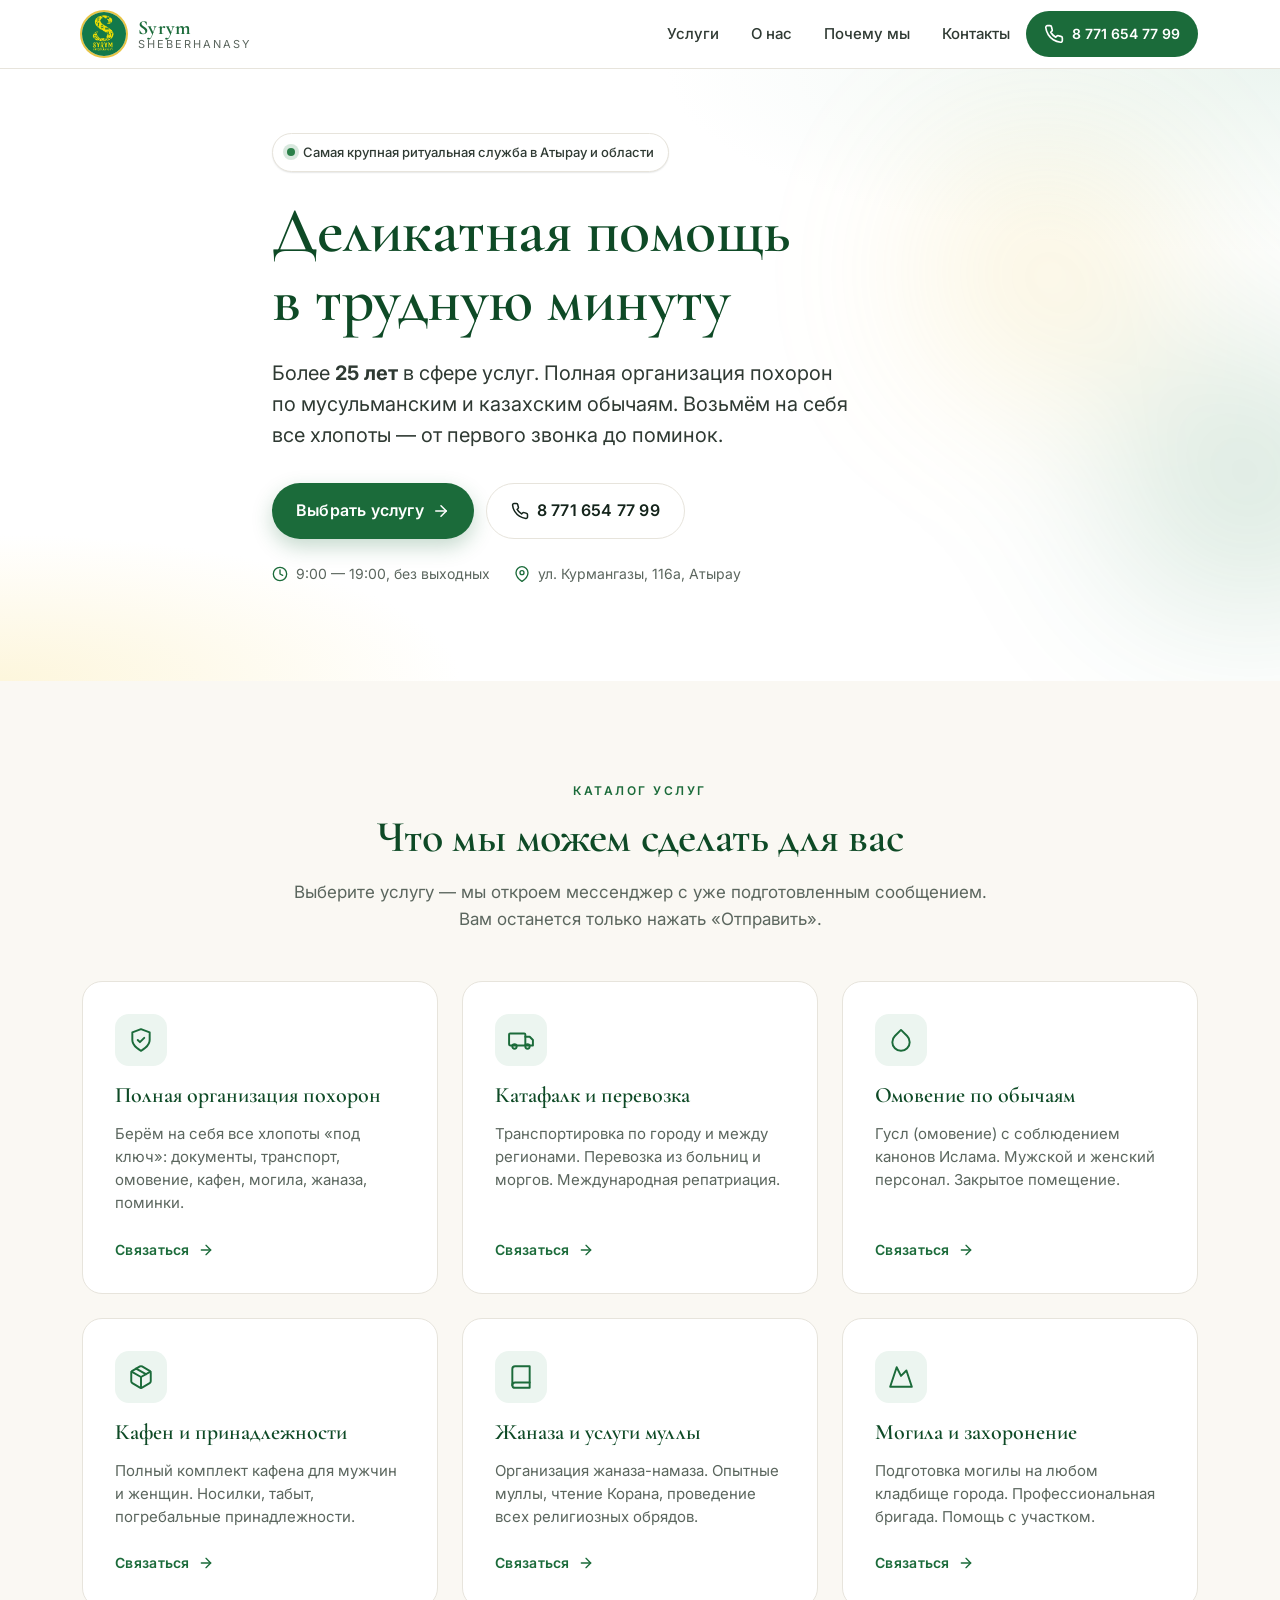
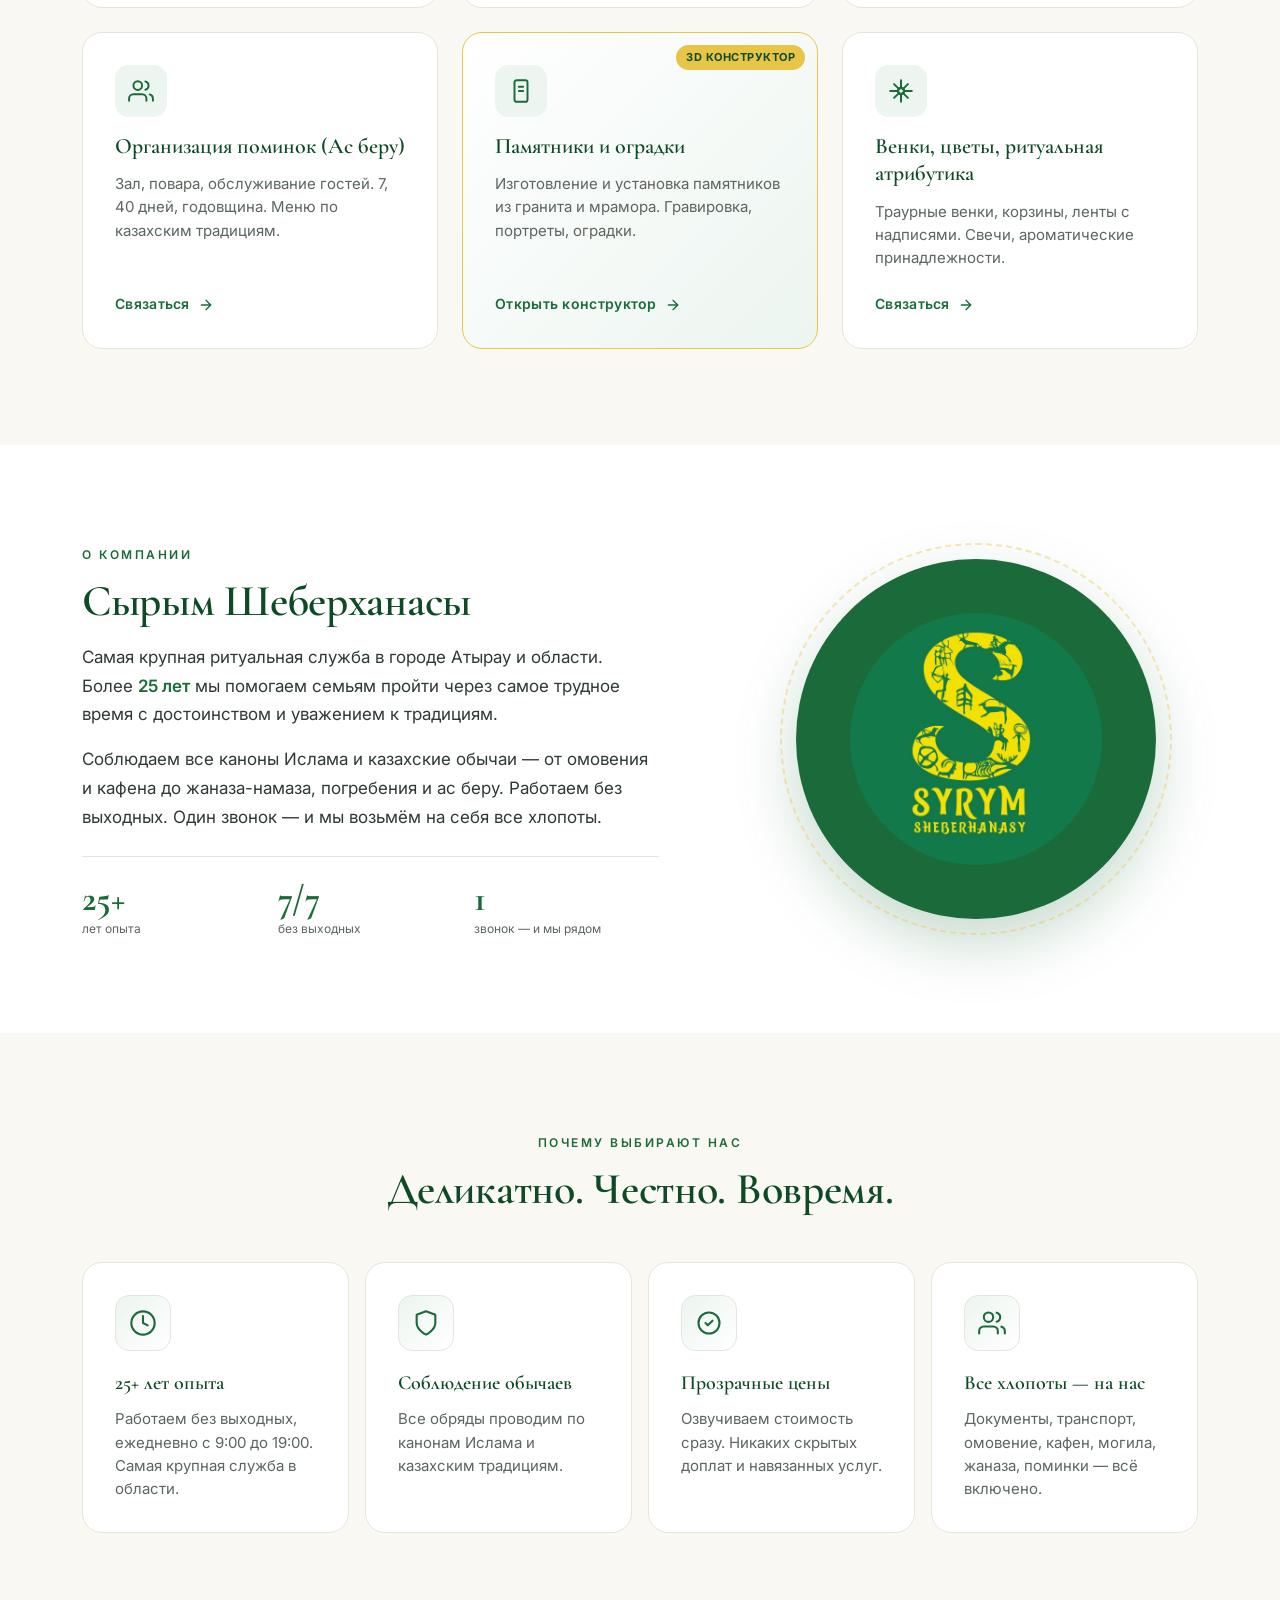
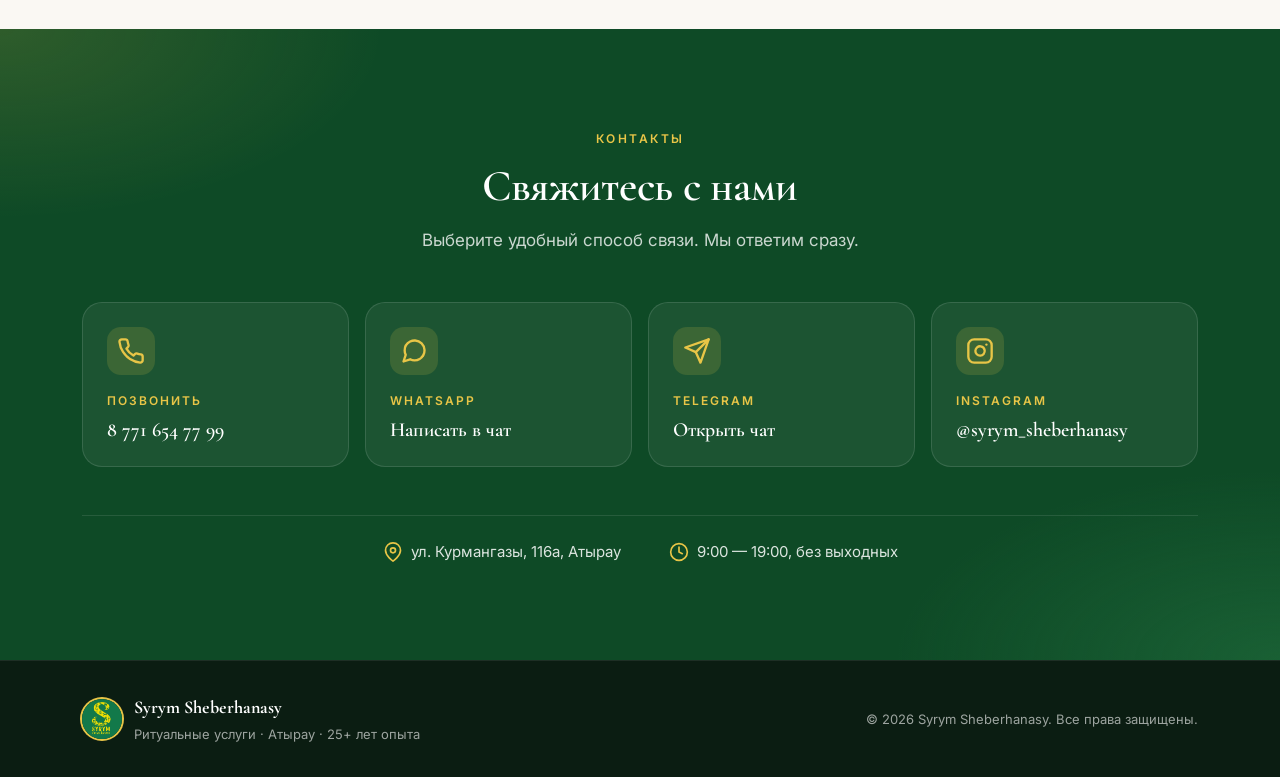
<file: index.html>
<!DOCTYPE html>
<html lang="ru">
<head>
  <meta charset="UTF-8" />
  <meta name="viewport" content="width=device-width, initial-scale=1, viewport-fit=cover" />
  <meta name="theme-color" content="#1B6B3A" />

  <title>Syrym Sheberhanasy — Ритуальные услуги в Атырау | 25+ лет опыта</title>
  <meta name="description" content="Сырым Шеберханасы — самая крупная ритуальная служба в Атырау и области. 25+ лет опыта. Полная организация похорон по мусульманским и казахским обычаям: катафалк, омовение, кафен, жаназа, поминки, памятники. Работаем без выходных 9:00–19:00. Курмангазы 116а. Тел: 8 771 654 77 99." />
  <meta name="keywords" content="ритуальные услуги Атырау, похороны Атырау, организация похорон Атырау, мусульманские похороны, жаназа, катафалк Атырау, кафен, омовение, поминки, ас беру, памятники Атырау, Сырым Шеберханасы, Syrym, Курмангазы 116а" />
  <meta name="robots" content="index, follow" />
  <meta name="author" content="Syrym Sheberhanasy" />
  <meta name="geo.region" content="KZ-ATY" />
  <meta name="geo.placename" content="Атырау" />
  <link rel="canonical" href="https://syrym.kz/" />

  <!-- Open Graph -->
  <meta property="og:type" content="website" />
  <meta property="og:locale" content="ru_RU" />
  <meta property="og:locale:alternate" content="kk_KZ" />
  <meta property="og:title" content="Syrym Sheberhanasy — Ритуальные услуги 24/7" />
  <meta property="og:description" content="Полная организация похорон по мусульманским и казахским обычаям. Деликатная помощь в трудную минуту." />
  <meta property="og:image" content="https://syrym.kz/assets/logo.jpg" />
  <meta property="og:url" content="https://syrym.kz/" />
  <meta property="og:site_name" content="Syrym Sheberhanasy" />

  <!-- Twitter -->
  <meta name="twitter:card" content="summary_large_image" />
  <meta name="twitter:title" content="Syrym Sheberhanasy — Ритуальные услуги" />
  <meta name="twitter:description" content="Деликатная помощь в трудную минуту. 24/7." />
  <meta name="twitter:image" content="https://syrym.kz/assets/logo.jpg" />

  <!-- Favicons -->
  <link rel="icon" type="image/jpeg" href="assets/logo.jpg" />
  <link rel="apple-touch-icon" href="assets/logo.jpg" />

  <!-- Fonts -->
  <link rel="preconnect" href="https://fonts.googleapis.com" />
  <link rel="preconnect" href="https://fonts.gstatic.com" crossorigin />
  <link rel="preload" as="style" href="https://fonts.googleapis.com/css2?family=Cormorant+Garamond:wght@500;600;700&family=Inter:wght@400;500;600;700&display=swap" />
  <link rel="stylesheet" href="https://fonts.googleapis.com/css2?family=Cormorant+Garamond:wght@500;600;700&family=Inter:wght@400;500;600;700&display=swap" />

  <link rel="stylesheet" href="css/style.css" />

  <!-- Schema.org LocalBusiness -->
  <script type="application/ld+json">
  {
    "@context": "https://schema.org",
    "@type": "FuneralHome",
    "name": "Syrym Sheberhanasy",
    "alternateName": "Сырым Шеберханасы",
    "description": "Самая крупная ритуальная служба в Атырау и области. Более 25 лет опыта. Полная организация похорон по мусульманским и казахским обычаям.",
    "image": "https://syrym.kz/assets/logo.jpg",
    "url": "https://syrym.kz",
    "telephone": "+77716547799",
    "priceRange": "$$",
    "foundingDate": "2000",
    "areaServed": {
      "@type": "AdministrativeArea",
      "name": "Атырауская область"
    },
    "address": {
      "@type": "PostalAddress",
      "streetAddress": "ул. Курмангазы, 116а",
      "addressLocality": "Атырау",
      "addressRegion": "Атырауская область",
      "addressCountry": "KZ"
    },
    "openingHoursSpecification": {
      "@type": "OpeningHoursSpecification",
      "dayOfWeek": ["Monday","Tuesday","Wednesday","Thursday","Friday","Saturday","Sunday"],
      "opens": "09:00",
      "closes": "19:00"
    },
    "sameAs": [
      "https://www.instagram.com/syrym_sheberhanasy/",
      "https://wa.me/77716547799"
    ]
  }
  </script>
</head>
<body>

  <a class="skip-link" href="#main">Перейти к содержимому</a>

  <!-- ============ HEADER ============ -->
  <header class="header" role="banner">
    <div class="container header__inner">
      <a href="#" class="header__brand" aria-label="Syrym Sheberhanasy — главная">
        <img src="assets/logo.jpg" alt="Логотип Syrym Sheberhanasy" class="header__logo" width="48" height="48" />
        <span class="header__name">
          <span class="header__name-main">Syrym</span>
          <span class="header__name-sub">Sheberhanasy</span>
        </span>
      </a>

      <nav class="header__nav" aria-label="Главная навигация">
        <a href="#services">Услуги</a>
        <a href="#about">О нас</a>
        <a href="#why">Почему мы</a>
        <a href="#contacts">Контакты</a>
      </nav>

      <a href="tel:+77716547799" class="header__phone" aria-label="Позвонить: 8 771 654 77 99">
        <svg viewBox="0 0 24 24" width="20" height="20" fill="none" stroke="currentColor" stroke-width="2" stroke-linecap="round" stroke-linejoin="round" aria-hidden="true"><path d="M22 16.92v3a2 2 0 0 1-2.18 2 19.79 19.79 0 0 1-8.63-3.07 19.5 19.5 0 0 1-6-6 19.79 19.79 0 0 1-3.07-8.67A2 2 0 0 1 4.11 2h3a2 2 0 0 1 2 1.72 12.84 12.84 0 0 0 .7 2.81 2 2 0 0 1-.45 2.11L8.09 9.91a16 16 0 0 0 6 6l1.27-1.27a2 2 0 0 1 2.11-.45 12.84 12.84 0 0 0 2.81.7A2 2 0 0 1 22 16.92z"/></svg>
        <span class="header__phone-text">8 771 654 77 99</span>
      </a>
    </div>
  </header>

  <main id="main">

    <!-- ============ HERO ============ -->
    <section class="hero" aria-labelledby="hero-title">
      <div class="container hero__inner">
        <div class="hero__badge">
          <span class="hero__badge-dot" aria-hidden="true"></span>
          Самая крупная ритуальная служба в Атырау и области
        </div>
        <h1 id="hero-title" class="hero__title">
          Деликатная помощь<br/>в трудную минуту
        </h1>
        <p class="hero__lead">
          Более <strong>25 лет</strong> в сфере услуг. Полная организация похорон
          по мусульманским и казахским обычаям. Возьмём на себя все хлопоты — от
          первого звонка до поминок.
        </p>
        <div class="hero__cta">
          <a href="#services" class="btn btn--primary">
            Выбрать услугу
            <svg viewBox="0 0 24 24" width="18" height="18" fill="none" stroke="currentColor" stroke-width="2" stroke-linecap="round" stroke-linejoin="round" aria-hidden="true"><line x1="5" y1="12" x2="19" y2="12"/><polyline points="12 5 19 12 12 19"/></svg>
          </a>
          <a href="tel:+77716547799" class="btn btn--ghost">
            <svg viewBox="0 0 24 24" width="18" height="18" fill="none" stroke="currentColor" stroke-width="2" stroke-linecap="round" stroke-linejoin="round" aria-hidden="true"><path d="M22 16.92v3a2 2 0 0 1-2.18 2 19.79 19.79 0 0 1-8.63-3.07 19.5 19.5 0 0 1-6-6 19.79 19.79 0 0 1-3.07-8.67A2 2 0 0 1 4.11 2h3a2 2 0 0 1 2 1.72 12.84 12.84 0 0 0 .7 2.81 2 2 0 0 1-.45 2.11L8.09 9.91a16 16 0 0 0 6 6l1.27-1.27a2 2 0 0 1 2.11-.45 12.84 12.84 0 0 0 2.81.7A2 2 0 0 1 22 16.92z"/></svg>
            8 771 654 77 99
          </a>
        </div>
        <div class="hero__meta">
          <span class="hero__meta-item">
            <svg viewBox="0 0 24 24" width="16" height="16" fill="none" stroke="currentColor" stroke-width="2" stroke-linecap="round" stroke-linejoin="round" aria-hidden="true"><circle cx="12" cy="12" r="10"/><polyline points="12 6 12 12 16 14"/></svg>
            9:00 — 19:00, без выходных
          </span>
          <span class="hero__meta-item">
            <svg viewBox="0 0 24 24" width="16" height="16" fill="none" stroke="currentColor" stroke-width="2" stroke-linecap="round" stroke-linejoin="round" aria-hidden="true"><path d="M21 10c0 7-9 13-9 13s-9-6-9-13a9 9 0 0 1 18 0z"/><circle cx="12" cy="10" r="3"/></svg>
            ул. Курмангазы, 116а, Атырау
          </span>
        </div>
      </div>
      <div class="hero__ornament" aria-hidden="true"></div>
    </section>

    <!-- ============ SERVICES ============ -->
    <section id="services" class="services" aria-labelledby="services-title">
      <div class="container">
        <header class="section__header">
          <p class="section__eyebrow">Каталог услуг</p>
          <h2 id="services-title" class="section__title">Что мы можем сделать для вас</h2>
          <p class="section__lead">
            Выберите услугу — мы откроем мессенджер с уже подготовленным сообщением.
            Вам останется только нажать «Отправить».
          </p>
        </header>

        <div class="services__grid" role="list">
          <!-- Карточки заполняются JS из data/services.js -->
        </div>
      </div>
    </section>

    <!-- ============ ABOUT ============ -->
    <section id="about" class="about" aria-labelledby="about-title">
      <div class="container about__inner">
        <div class="about__content">
          <p class="section__eyebrow">О компании</p>
          <h2 id="about-title" class="section__title">Сырым Шеберханасы</h2>
          <p class="about__text">
            Самая крупная ритуальная служба в городе Атырау и области.
            Более <strong>25 лет</strong> мы помогаем семьям пройти через самое
            трудное время с достоинством и уважением к традициям.
          </p>
          <p class="about__text">
            Соблюдаем все каноны Ислама и казахские обычаи — от омовения и
            кафена до жаназа-намаза, погребения и ас беру. Работаем без
            выходных. Один звонок — и мы возьмём на себя все хлопоты.
          </p>
          <ul class="about__stats">
            <li><strong>25+</strong><span>лет опыта</span></li>
            <li><strong>7/7</strong><span>без выходных</span></li>
            <li><strong>1</strong><span>звонок — и мы рядом</span></li>
          </ul>
        </div>
        <div class="about__visual" aria-hidden="true">
          <div class="about__circle">
            <img src="assets/logo.jpg" alt="" class="about__logo" />
          </div>
        </div>
      </div>
    </section>

    <!-- ============ WHY US ============ -->
    <section id="why" class="why" aria-labelledby="why-title">
      <div class="container">
        <header class="section__header">
          <p class="section__eyebrow">Почему выбирают нас</p>
          <h2 id="why-title" class="section__title">Деликатно. Честно. Вовремя.</h2>
        </header>

        <div class="why__grid">
          <article class="why__card">
            <div class="why__icon" aria-hidden="true">
              <svg viewBox="0 0 24 24" width="28" height="28" fill="none" stroke="currentColor" stroke-width="1.8" stroke-linecap="round" stroke-linejoin="round"><circle cx="12" cy="12" r="10"/><polyline points="12 6 12 12 16 14"/></svg>
            </div>
            <h3 class="why__title">25+ лет опыта</h3>
            <p class="why__text">Работаем без выходных, ежедневно с 9:00 до 19:00. Самая крупная служба в области.</p>
          </article>

          <article class="why__card">
            <div class="why__icon" aria-hidden="true">
              <svg viewBox="0 0 24 24" width="28" height="28" fill="none" stroke="currentColor" stroke-width="1.8" stroke-linecap="round" stroke-linejoin="round"><path d="M12 22s8-4 8-10V5l-8-3-8 3v7c0 6 8 10 8 10z"/></svg>
            </div>
            <h3 class="why__title">Соблюдение обычаев</h3>
            <p class="why__text">Все обряды проводим по канонам Ислама и казахским традициям.</p>
          </article>

          <article class="why__card">
            <div class="why__icon" aria-hidden="true">
              <svg viewBox="0 0 24 24" width="28" height="28" fill="none" stroke="currentColor" stroke-width="1.8" stroke-linecap="round" stroke-linejoin="round"><path d="M21 12a9 9 0 1 1-18 0 9 9 0 0 1 18 0z"/><path d="M9 12l2 2 4-4"/></svg>
            </div>
            <h3 class="why__title">Прозрачные цены</h3>
            <p class="why__text">Озвучиваем стоимость сразу. Никаких скрытых доплат и навязанных услуг.</p>
          </article>

          <article class="why__card">
            <div class="why__icon" aria-hidden="true">
              <svg viewBox="0 0 24 24" width="28" height="28" fill="none" stroke="currentColor" stroke-width="1.8" stroke-linecap="round" stroke-linejoin="round"><path d="M17 21v-2a4 4 0 0 0-4-4H5a4 4 0 0 0-4 4v2"/><circle cx="9" cy="7" r="4"/><path d="M23 21v-2a4 4 0 0 0-3-3.87"/><path d="M16 3.13a4 4 0 0 1 0 7.75"/></svg>
            </div>
            <h3 class="why__title">Все хлопоты — на нас</h3>
            <p class="why__text">Документы, транспорт, омовение, кафен, могила, жаназа, поминки — всё включено.</p>
          </article>
        </div>
      </div>
    </section>

    <!-- ============ CONTACTS ============ -->
    <section id="contacts" class="contacts" aria-labelledby="contacts-title">
      <div class="container">
        <header class="section__header section__header--light">
          <p class="section__eyebrow section__eyebrow--gold">Контакты</p>
          <h2 id="contacts-title" class="section__title section__title--light">Свяжитесь с нами</h2>
          <p class="section__lead section__lead--light">Выберите удобный способ связи. Мы ответим сразу.</p>
        </header>

        <div class="contacts__grid">
          <a href="tel:+77716547799" class="contact-card">
            <div class="contact-card__icon" aria-hidden="true">
              <svg viewBox="0 0 24 24" width="28" height="28" fill="none" stroke="currentColor" stroke-width="2" stroke-linecap="round" stroke-linejoin="round"><path d="M22 16.92v3a2 2 0 0 1-2.18 2 19.79 19.79 0 0 1-8.63-3.07 19.5 19.5 0 0 1-6-6 19.79 19.79 0 0 1-3.07-8.67A2 2 0 0 1 4.11 2h3a2 2 0 0 1 2 1.72 12.84 12.84 0 0 0 .7 2.81 2 2 0 0 1-.45 2.11L8.09 9.91a16 16 0 0 0 6 6l1.27-1.27a2 2 0 0 1 2.11-.45 12.84 12.84 0 0 0 2.81.7A2 2 0 0 1 22 16.92z"/></svg>
            </div>
            <span class="contact-card__label">Позвонить</span>
            <span class="contact-card__value">8 771 654 77 99</span>
          </a>

          <a href="https://wa.me/77716547799" class="contact-card" target="_blank" rel="noopener">
            <div class="contact-card__icon" aria-hidden="true">
              <svg viewBox="0 0 24 24" width="28" height="28" fill="none" stroke="currentColor" stroke-width="2" stroke-linecap="round" stroke-linejoin="round"><path d="M21 11.5a8.38 8.38 0 0 1-.9 3.8 8.5 8.5 0 0 1-7.6 4.7 8.38 8.38 0 0 1-3.8-.9L3 21l1.9-5.7a8.38 8.38 0 0 1-.9-3.8 8.5 8.5 0 0 1 4.7-7.6 8.38 8.38 0 0 1 3.8-.9h.5a8.48 8.48 0 0 1 8 8v.5z"/></svg>
            </div>
            <span class="contact-card__label">WhatsApp</span>
            <span class="contact-card__value">Написать в чат</span>
          </a>

          <a href="https://t.me/syrym_bot" class="contact-card" target="_blank" rel="noopener">
            <div class="contact-card__icon" aria-hidden="true">
              <svg viewBox="0 0 24 24" width="28" height="28" fill="none" stroke="currentColor" stroke-width="2" stroke-linecap="round" stroke-linejoin="round"><path d="M22 2L11 13"/><path d="M22 2l-7 20-4-9-9-4z"/></svg>
            </div>
            <span class="contact-card__label">Telegram</span>
            <span class="contact-card__value">Открыть чат</span>
          </a>

          <a href="https://www.instagram.com/syrym_sheberhanasy/" class="contact-card" target="_blank" rel="noopener">
            <div class="contact-card__icon" aria-hidden="true">
              <svg viewBox="0 0 24 24" width="28" height="28" fill="none" stroke="currentColor" stroke-width="2" stroke-linecap="round" stroke-linejoin="round"><rect x="2" y="2" width="20" height="20" rx="5" ry="5"/><path d="M16 11.37A4 4 0 1 1 12.63 8 4 4 0 0 1 16 11.37z"/><line x1="17.5" y1="6.5" x2="17.51" y2="6.5"/></svg>
            </div>
            <span class="contact-card__label">Instagram</span>
            <span class="contact-card__value">@syrym_sheberhanasy</span>
          </a>
        </div>

        <div class="contacts__info">
          <div class="contacts__info-item">
            <svg viewBox="0 0 24 24" width="20" height="20" fill="none" stroke="currentColor" stroke-width="2" stroke-linecap="round" stroke-linejoin="round" aria-hidden="true"><path d="M21 10c0 7-9 13-9 13s-9-6-9-13a9 9 0 0 1 18 0z"/><circle cx="12" cy="10" r="3"/></svg>
            <span>ул. Курмангазы, 116а, Атырау</span>
          </div>
          <div class="contacts__info-item">
            <svg viewBox="0 0 24 24" width="20" height="20" fill="none" stroke="currentColor" stroke-width="2" stroke-linecap="round" stroke-linejoin="round" aria-hidden="true"><circle cx="12" cy="12" r="10"/><polyline points="12 6 12 12 16 14"/></svg>
            <span>9:00 — 19:00, без выходных</span>
          </div>
        </div>
      </div>
    </section>

  </main>

  <!-- ============ FOOTER ============ -->
  <footer class="footer" role="contentinfo">
    <div class="container footer__inner">
      <div class="footer__brand">
        <img src="assets/logo.jpg" alt="" class="footer__logo" width="40" height="40" />
        <div>
          <p class="footer__name">Syrym Sheberhanasy</p>
          <p class="footer__sub">Ритуальные услуги · Атырау · 25+ лет опыта</p>
        </div>
      </div>
      <p class="footer__copy">© <span id="year"></span> Syrym Sheberhanasy. Все права защищены.</p>
    </div>
  </footer>

  <!-- ============ MODAL ============ -->
  <div id="contact-modal" class="modal" role="dialog" aria-modal="true" aria-labelledby="modal-title" hidden>
    <div class="modal__backdrop" data-close></div>
    <div class="modal__panel" role="document">
      <button class="modal__close" type="button" aria-label="Закрыть" data-close>
        <svg viewBox="0 0 24 24" width="22" height="22" fill="none" stroke="currentColor" stroke-width="2" stroke-linecap="round" stroke-linejoin="round" aria-hidden="true"><line x1="18" y1="6" x2="6" y2="18"/><line x1="6" y1="6" x2="18" y2="18"/></svg>
      </button>
      <p class="modal__eyebrow">Выбранная услуга</p>
      <h3 id="modal-title" class="modal__title">—</h3>
      <p class="modal__hint">Выберите удобный способ связи. Мы откроем мессенджер с уже подготовленным сообщением.</p>

      <div class="modal__actions">
        <a id="modal-whatsapp" href="#" class="btn btn--whatsapp" target="_blank" rel="noopener">
          <svg viewBox="0 0 24 24" width="20" height="20" fill="none" stroke="currentColor" stroke-width="2" stroke-linecap="round" stroke-linejoin="round" aria-hidden="true"><path d="M21 11.5a8.38 8.38 0 0 1-.9 3.8 8.5 8.5 0 0 1-7.6 4.7 8.38 8.38 0 0 1-3.8-.9L3 21l1.9-5.7a8.38 8.38 0 0 1-.9-3.8 8.5 8.5 0 0 1 4.7-7.6 8.38 8.38 0 0 1 3.8-.9h.5a8.48 8.48 0 0 1 8 8v.5z"/></svg>
          Написать в WhatsApp
        </a>
        <a id="modal-telegram" href="#" class="btn btn--telegram" target="_blank" rel="noopener">
          <svg viewBox="0 0 24 24" width="20" height="20" fill="none" stroke="currentColor" stroke-width="2" stroke-linecap="round" stroke-linejoin="round" aria-hidden="true"><path d="M22 2L11 13"/><path d="M22 2l-7 20-4-9-9-4z"/></svg>
          Открыть Telegram
        </a>
        <a id="modal-call" href="#" class="btn btn--ghost btn--full">
          <svg viewBox="0 0 24 24" width="20" height="20" fill="none" stroke="currentColor" stroke-width="2" stroke-linecap="round" stroke-linejoin="round" aria-hidden="true"><path d="M22 16.92v3a2 2 0 0 1-2.18 2 19.79 19.79 0 0 1-8.63-3.07 19.5 19.5 0 0 1-6-6 19.79 19.79 0 0 1-3.07-8.67A2 2 0 0 1 4.11 2h3a2 2 0 0 1 2 1.72 12.84 12.84 0 0 0 .7 2.81 2 2 0 0 1-.45 2.11L8.09 9.91a16 16 0 0 0 6 6l1.27-1.27a2 2 0 0 1 2.11-.45 12.84 12.84 0 0 0 2.81.7A2 2 0 0 1 22 16.92z"/></svg>
          Позвонить сейчас
        </a>
      </div>
    </div>
  </div>

  <script src="js/services.js"></script>
  <script src="js/app.js"></script>
</body>
</html>
</file>
<file: css/style.css>
/* ==============================================
   SYRYM SHEBERHANASY — Design System
   Style: Minimalism + Soft Serif Headings
   Palette: White + Brand Green + Brand Gold
   ============================================== */

:root {
  /* Brand colors (from logo) */
  --green-900: #0e4a26;
  --green-700: #1B6B3A;   /* primary brand */
  --green-600: #2a8049;
  --green-50:  #ecf5f0;

  --gold-700: #c9a431;
  --gold-500: #e8c547;    /* primary gold */
  --gold-100: #fdf6dc;

  /* Neutrals */
  --bg:        #ffffff;
  --bg-soft:   #faf8f3;   /* warm cream */
  --bg-card:   #ffffff;
  --ink-900:   #14241b;   /* deep green-black for text */
  --ink-700:   #2f3a33;
  --ink-500:   #5b665e;
  --ink-300:   #9aa39d;
  --line:      #e7e4dc;

  /* Type */
  --font-serif: 'Cormorant Garamond', 'Times New Roman', serif;
  --font-sans:  'Inter', system-ui, -apple-system, 'Segoe UI', Roboto, sans-serif;

  /* Spacing scale (8pt) */
  --s-1: 4px;  --s-2: 8px;  --s-3: 12px; --s-4: 16px;
  --s-5: 24px; --s-6: 32px; --s-7: 48px; --s-8: 64px; --s-9: 96px;

  /* Radius */
  --r-sm: 8px; --r-md: 14px; --r-lg: 20px; --r-xl: 28px;

  /* Elevation */
  --shadow-sm: 0 1px 2px rgba(20,36,27,.06), 0 1px 1px rgba(20,36,27,.04);
  --shadow-md: 0 8px 24px rgba(20,36,27,.08), 0 2px 6px rgba(20,36,27,.04);
  --shadow-lg: 0 24px 60px rgba(20,36,27,.12);

  /* Motion */
  --ease: cubic-bezier(.2,.7,.2,1);
}

/* ---------- Reset ---------- */
*, *::before, *::after { box-sizing: border-box; }
html { -webkit-text-size-adjust: 100%; scroll-behavior: smooth; }
body {
  margin: 0;
  font-family: var(--font-sans);
  font-size: 16px;
  line-height: 1.6;
  color: var(--ink-900);
  background: var(--bg);
  -webkit-font-smoothing: antialiased;
  text-rendering: optimizeLegibility;
}
img { max-width: 100%; height: auto; display: block; }
button { font: inherit; cursor: pointer; border: 0; background: none; color: inherit; }
a { color: inherit; text-decoration: none; }

/* ---------- Accessibility ---------- */
.skip-link {
  position: absolute; top: -100px; left: 0;
  background: var(--green-700); color: #fff;
  padding: var(--s-3) var(--s-4); z-index: 1000;
  border-radius: 0 0 var(--r-sm) 0;
}
.skip-link:focus { top: 0; }

:focus-visible {
  outline: 3px solid var(--gold-500);
  outline-offset: 3px;
  border-radius: var(--r-sm);
}

/* ---------- Layout ---------- */
.container {
  width: 100%;
  max-width: 1180px;
  margin: 0 auto;
  padding-left: var(--s-4);
  padding-right: var(--s-4);
}
@media (min-width: 768px) {
  .container { padding-left: var(--s-6); padding-right: var(--s-6); }
}

/* ============================================
   HEADER
   ============================================ */
.header {
  position: sticky; top: 0; z-index: 50;
  background: rgba(255,255,255,.92);
  backdrop-filter: saturate(140%) blur(10px);
  -webkit-backdrop-filter: saturate(140%) blur(10px);
  border-bottom: 1px solid var(--line);
}
.header__inner {
  display: flex; align-items: center;
  height: 68px; gap: var(--s-4);
}
.header__brand {
  display: flex; align-items: center; gap: var(--s-3);
  margin-right: auto;
}
.header__logo {
  width: 44px; height: 44px;
  border-radius: 50%;
  object-fit: cover;
  box-shadow: 0 0 0 2px var(--gold-500);
}
.header__name { display: flex; flex-direction: column; line-height: 1.05; }
.header__name-main {
  font-family: var(--font-serif);
  font-weight: 700;
  font-size: 20px;
  color: var(--green-700);
  letter-spacing: .3px;
}
.header__name-sub {
  font-size: 11px;
  text-transform: uppercase;
  letter-spacing: 2px;
  color: var(--ink-500);
}
.header__nav { display: none; gap: var(--s-6); }
.header__nav a {
  font-weight: 500; font-size: 15px; color: var(--ink-700);
  padding: var(--s-2) 0; position: relative;
}
.header__nav a:hover { color: var(--green-700); }
.header__nav a:hover::after {
  content: ''; position: absolute; left: 0; bottom: -4px;
  height: 2px; width: 100%; background: var(--gold-500); border-radius: 2px;
}
.header__phone {
  display: inline-flex; align-items: center; gap: var(--s-2);
  background: var(--green-700); color: #fff;
  padding: 12px 18px; border-radius: 999px;
  font-weight: 600; font-size: 14px;
  min-height: 44px;
  transition: background .2s var(--ease), transform .15s var(--ease);
}
.header__phone:hover { background: var(--green-900); }
.header__phone:active { transform: scale(.97); }
.header__phone-text { display: none; }
@media (min-width: 480px) {
  .header__phone-text { display: inline; }
}

@media (min-width: 900px) {
  .header__nav { display: flex; }
}

/* ============================================
   HERO
   ============================================ */
.hero {
  position: relative;
  padding: var(--s-8) 0 var(--s-9);
  background:
    radial-gradient(ellipse 80% 50% at 100% 0%, var(--green-50), transparent 60%),
    radial-gradient(ellipse 60% 40% at 0% 100%, var(--gold-100), transparent 60%),
    var(--bg);
  overflow: hidden;
}
.hero__inner { position: relative; z-index: 2; max-width: 800px; }
.hero__badge {
  display: inline-flex; align-items: center; gap: var(--s-2);
  background: #fff;
  border: 1px solid var(--line);
  padding: 8px 14px; border-radius: 999px;
  font-size: 13px; font-weight: 500; color: var(--ink-700);
  box-shadow: var(--shadow-sm);
  margin-bottom: var(--s-5);
}
.hero__badge-dot {
  width: 8px; height: 8px; border-radius: 50%;
  background: var(--green-600);
  box-shadow: 0 0 0 4px rgba(42,128,73,.18);
  animation: pulse 2.4s infinite;
}
@keyframes pulse {
  0%,100% { box-shadow: 0 0 0 4px rgba(42,128,73,.18); }
  50%     { box-shadow: 0 0 0 8px rgba(42,128,73,.05); }
}
.hero__title {
  font-family: var(--font-serif);
  font-weight: 600;
  font-size: clamp(36px, 7vw, 64px);
  line-height: 1.08;
  letter-spacing: -.5px;
  color: var(--green-900);
  margin: 0 0 var(--s-5);
}
.hero__lead {
  font-size: clamp(17px, 2.4vw, 20px);
  line-height: 1.55;
  color: var(--ink-700);
  margin: 0 0 var(--s-6);
  max-width: 580px;
}
.hero__cta {
  display: flex; flex-wrap: wrap;
  gap: var(--s-3);
  margin-bottom: var(--s-5);
}
.hero__hint {
  font-size: 14px; color: var(--ink-500);
  margin: 0;
}
.hero__meta {
  display: flex; flex-wrap: wrap; gap: var(--s-3) var(--s-5);
  margin-top: var(--s-3);
}
.hero__meta-item {
  display: inline-flex; align-items: center; gap: var(--s-2);
  font-size: 14px; color: var(--ink-500);
}
.hero__meta-item svg { color: var(--green-700); flex-shrink: 0; }
.hero__ornament {
  position: absolute; top: 50%; right: -10%;
  width: 520px; height: 520px;
  transform: translateY(-50%);
  background:
    radial-gradient(circle at 30% 30%, var(--gold-500) 0%, transparent 35%),
    radial-gradient(circle at 70% 70%, var(--green-600) 0%, transparent 40%);
  filter: blur(80px);
  opacity: .25;
  pointer-events: none;
  z-index: 1;
}

/* ============================================
   BUTTONS
   ============================================ */
.btn {
  display: inline-flex; align-items: center; justify-content: center;
  gap: var(--s-2);
  padding: 14px 24px;
  min-height: 52px;
  border-radius: 999px;
  font-weight: 600; font-size: 16px;
  letter-spacing: .2px;
  transition: all .2s var(--ease);
  white-space: nowrap;
  -webkit-tap-highlight-color: transparent;
  touch-action: manipulation;
}
.btn--primary {
  background: var(--green-700); color: #fff;
  box-shadow: 0 8px 20px rgba(27,107,58,.25);
}
.btn--primary:hover { background: var(--green-900); transform: translateY(-1px); box-shadow: 0 12px 28px rgba(27,107,58,.32); }
.btn--primary:active { transform: translateY(0); }

.btn--ghost {
  background: #fff; color: var(--ink-900);
  border: 1.5px solid var(--line);
}
.btn--ghost:hover { border-color: var(--green-700); color: var(--green-700); }

.btn--whatsapp {
  background: #25D366; color: #fff;
  box-shadow: 0 8px 20px rgba(37,211,102,.30);
}
.btn--whatsapp:hover { background: #1ebe57; transform: translateY(-1px); }

.btn--telegram {
  background: #229ED9; color: #fff;
  box-shadow: 0 8px 20px rgba(34,158,217,.30);
}
.btn--telegram:hover { background: #1c8cc1; transform: translateY(-1px); }

.btn--full { width: 100%; }

/* ============================================
   SECTION COMMONS
   ============================================ */
.section__header {
  text-align: center;
  max-width: 720px;
  margin: 0 auto var(--s-7);
}
.section__eyebrow {
  display: inline-block;
  font-size: 12px; font-weight: 600;
  text-transform: uppercase;
  letter-spacing: 2.5px;
  color: var(--green-700);
  margin: 0 0 var(--s-3);
}
.section__eyebrow--gold { color: var(--gold-500); }

.section__title {
  font-family: var(--font-serif);
  font-weight: 600;
  font-size: clamp(28px, 5vw, 44px);
  line-height: 1.15;
  color: var(--green-900);
  margin: 0 0 var(--s-4);
  letter-spacing: -.3px;
}
.section__title--light { color: #fff; }

.section__lead {
  font-size: 17px;
  line-height: 1.6;
  color: var(--ink-500);
  margin: 0;
}
.section__lead--light { color: rgba(255,255,255,.78); }

/* ============================================
   SERVICES
   ============================================ */
.services {
  padding: var(--s-9) 0;
  background: var(--bg-soft);
}
.services__grid {
  display: grid;
  grid-template-columns: 1fr;
  gap: var(--s-4);
}
@media (min-width: 640px) {
  .services__grid { grid-template-columns: repeat(2, 1fr); gap: var(--s-5); }
}
@media (min-width: 1024px) {
  .services__grid { grid-template-columns: repeat(3, 1fr); }
}

.service-card {
  position: relative;
  display: flex; flex-direction: column;
  background: var(--bg-card);
  border: 1px solid var(--line);
  border-radius: var(--r-lg);
  padding: var(--s-6);
  text-align: left;
  transition: all .25s var(--ease);
  cursor: pointer;
  min-height: 220px;
  overflow: hidden;
  text-decoration: none;
  color: inherit;
  font-family: inherit;
}
.service-card--featured {
  background: linear-gradient(135deg, #fff 0%, var(--green-50) 100%);
  border-color: var(--gold-500);
}
.service-card__badge {
  position: absolute;
  top: var(--s-3); right: var(--s-3);
  background: var(--gold-500);
  color: var(--green-900);
  padding: 4px 10px;
  border-radius: 999px;
  font-size: 11px;
  font-weight: 700;
  letter-spacing: .5px;
  text-transform: uppercase;
}
.service-card::before {
  content: '';
  position: absolute; top: 0; left: 0; right: 0;
  height: 3px;
  background: linear-gradient(90deg, var(--green-700), var(--gold-500));
  transform: scaleX(0);
  transform-origin: left;
  transition: transform .3s var(--ease);
}
.service-card:hover {
  border-color: var(--green-700);
  box-shadow: var(--shadow-md);
  transform: translateY(-2px);
}
.service-card:hover::before { transform: scaleX(1); }
.service-card:active { transform: translateY(0); }

.service-card__icon {
  width: 52px; height: 52px;
  border-radius: var(--r-md);
  background: var(--green-50);
  color: var(--green-700);
  display: flex; align-items: center; justify-content: center;
  margin-bottom: var(--s-4);
}
.service-card__title {
  font-family: var(--font-serif);
  font-size: 22px;
  font-weight: 600;
  color: var(--green-900);
  margin: 0 0 var(--s-3);
  line-height: 1.25;
}
.service-card__text {
  font-size: 15px;
  color: var(--ink-500);
  line-height: 1.55;
  margin: 0 0 var(--s-5);
  flex-grow: 1;
}
.service-card__cta {
  display: inline-flex; align-items: center; gap: var(--s-2);
  font-weight: 600; font-size: 14px;
  color: var(--green-700);
  letter-spacing: .3px;
}
.service-card__cta svg { transition: transform .2s var(--ease); }
.service-card:hover .service-card__cta svg { transform: translateX(4px); }

/* ============================================
   ABOUT
   ============================================ */
.about {
  padding: var(--s-9) 0;
  background: var(--bg);
}
.about__inner {
  display: grid;
  grid-template-columns: 1fr;
  gap: var(--s-7);
  align-items: center;
}
@media (min-width: 900px) {
  .about__inner { grid-template-columns: 1.3fr 1fr; gap: var(--s-9); }
}
.about__content { max-width: 600px; }
.about__text {
  font-size: 17px;
  line-height: 1.7;
  color: var(--ink-700);
  margin: 0 0 var(--s-4);
}
.about__text strong { color: var(--green-700); font-weight: 600; }
.about__stats {
  list-style: none; padding: 0; margin: var(--s-5) 0 0;
  display: grid;
  grid-template-columns: repeat(3, 1fr);
  gap: var(--s-3);
  border-top: 1px solid var(--line);
  padding-top: var(--s-5);
}
.about__stats li {
  display: flex; flex-direction: column; gap: 4px;
}
.about__stats strong {
  font-family: var(--font-serif);
  font-size: clamp(28px, 5vw, 36px);
  font-weight: 700;
  color: var(--green-700);
  line-height: 1;
}
.about__stats span {
  font-size: 12px;
  color: var(--ink-500);
  line-height: 1.3;
}
.about__visual {
  display: flex; justify-content: center; align-items: center;
}
.about__circle {
  width: clamp(220px, 60vw, 360px);
  aspect-ratio: 1;
  border-radius: 50%;
  background: var(--green-700);
  display: flex; align-items: center; justify-content: center;
  position: relative;
  box-shadow: 0 24px 60px rgba(27,107,58,.25);
}
.about__circle::before {
  content: '';
  position: absolute; inset: -16px;
  border: 2px dashed var(--gold-500);
  border-radius: 50%;
  opacity: .4;
  animation: rotate 60s linear infinite;
}
@keyframes rotate { to { transform: rotate(360deg); } }
.about__logo {
  width: 70%; height: 70%;
  border-radius: 50%;
  object-fit: cover;
}

/* ============================================
   WHY
   ============================================ */
.why {
  padding: var(--s-9) 0;
  background: var(--bg-soft);
}
.why__grid {
  display: grid;
  grid-template-columns: 1fr;
  gap: var(--s-4);
}
@media (min-width: 640px) {
  .why__grid { grid-template-columns: repeat(2, 1fr); }
}
@media (min-width: 1024px) {
  .why__grid { grid-template-columns: repeat(4, 1fr); }
}
.why__card {
  background: #fff;
  border: 1px solid var(--line);
  border-radius: var(--r-lg);
  padding: var(--s-6);
  transition: all .25s var(--ease);
}
.why__card:hover {
  border-color: var(--gold-500);
  transform: translateY(-2px);
  box-shadow: var(--shadow-sm);
}
.why__icon {
  width: 56px; height: 56px;
  border-radius: var(--r-md);
  background: linear-gradient(135deg, var(--green-50), #fff);
  color: var(--green-700);
  display: flex; align-items: center; justify-content: center;
  margin-bottom: var(--s-4);
  border: 1px solid var(--line);
}
.why__title {
  font-family: var(--font-serif);
  font-size: 20px; font-weight: 600;
  color: var(--green-900);
  margin: 0 0 var(--s-2);
}
.why__text {
  font-size: 15px;
  color: var(--ink-500);
  line-height: 1.55;
  margin: 0;
}

/* ============================================
   CONTACTS
   ============================================ */
.contacts {
  padding: var(--s-9) 0;
  background:
    radial-gradient(ellipse 60% 60% at 0% 0%, rgba(232,197,71,.15), transparent 50%),
    radial-gradient(ellipse 60% 60% at 100% 100%, rgba(42,128,73,.4), transparent 50%),
    var(--green-900);
  color: #fff;
}
.contacts__grid {
  display: grid;
  grid-template-columns: 1fr;
  gap: var(--s-3);
}
@media (min-width: 640px) {
  .contacts__grid { grid-template-columns: repeat(2, 1fr); gap: var(--s-4); }
}
@media (min-width: 1024px) {
  .contacts__grid { grid-template-columns: repeat(4, 1fr); }
}
.contact-card {
  display: flex; flex-direction: column; align-items: flex-start;
  gap: var(--s-2);
  background: rgba(255,255,255,.06);
  border: 1px solid rgba(255,255,255,.12);
  border-radius: var(--r-lg);
  padding: var(--s-5);
  transition: all .25s var(--ease);
  min-height: 140px;
}
.contact-card:hover {
  background: rgba(255,255,255,.10);
  border-color: var(--gold-500);
  transform: translateY(-2px);
}
.contact-card__icon {
  width: 48px; height: 48px;
  border-radius: var(--r-md);
  background: rgba(232,197,71,.15);
  color: var(--gold-500);
  display: flex; align-items: center; justify-content: center;
  margin-bottom: var(--s-2);
}
.contact-card__label {
  font-size: 12px;
  text-transform: uppercase;
  letter-spacing: 2px;
  color: var(--gold-500);
  font-weight: 600;
}
.contact-card__value {
  font-family: var(--font-serif);
  font-size: 20px;
  font-weight: 600;
  color: #fff;
  line-height: 1.2;
}

.contacts__info {
  display: flex; flex-wrap: wrap; gap: var(--s-4) var(--s-7);
  justify-content: center;
  margin-top: var(--s-7);
  padding-top: var(--s-5);
  border-top: 1px solid rgba(255,255,255,.10);
}
.contacts__info-item {
  display: inline-flex; align-items: center; gap: var(--s-2);
  font-size: 15px;
  color: rgba(255,255,255,.85);
}
.contacts__info-item svg { color: var(--gold-500); flex-shrink: 0; }

/* ============================================
   FOOTER
   ============================================ */
.footer {
  padding: var(--s-6) 0;
  background: #0b1d12;
  color: rgba(255,255,255,.6);
  border-top: 1px solid rgba(255,255,255,.08);
}
.footer__inner {
  display: flex; flex-direction: column;
  align-items: center; gap: var(--s-4);
  text-align: center;
}
.footer__brand {
  display: flex; align-items: center; gap: var(--s-3);
}
.footer__logo {
  width: 40px; height: 40px;
  border-radius: 50%; object-fit: cover;
  box-shadow: 0 0 0 2px var(--gold-500);
}
.footer__name {
  font-family: var(--font-serif);
  font-size: 18px; font-weight: 700;
  color: #fff; margin: 0;
}
.footer__sub {
  font-size: 13px; margin: 2px 0 0;
}
.footer__copy { font-size: 13px; margin: 0; }

@media (min-width: 768px) {
  .footer__inner { flex-direction: row; justify-content: space-between; text-align: left; }
}

/* ============================================
   MODAL
   ============================================ */
.modal {
  position: fixed; inset: 0;
  z-index: 100;
  display: flex; align-items: flex-end; justify-content: center;
  padding: 0;
}
.modal[hidden] { display: none; }
.modal__backdrop {
  position: absolute; inset: 0;
  background: rgba(14,36,27,.55);
  backdrop-filter: blur(4px);
  -webkit-backdrop-filter: blur(4px);
  animation: fadeIn .2s var(--ease);
}
@keyframes fadeIn { from { opacity: 0; } to { opacity: 1; } }
.modal__panel {
  position: relative;
  width: 100%; max-width: 480px;
  background: #fff;
  border-radius: var(--r-xl) var(--r-xl) 0 0;
  padding: var(--s-7) var(--s-5) var(--s-5);
  animation: slideUp .25s var(--ease);
  max-height: 90vh; overflow-y: auto;
}
@keyframes slideUp {
  from { transform: translateY(20px); opacity: 0; }
  to   { transform: translateY(0); opacity: 1; }
}
.modal__close {
  position: absolute; top: var(--s-3); right: var(--s-3);
  width: 44px; height: 44px;
  border-radius: 50%;
  display: flex; align-items: center; justify-content: center;
  color: var(--ink-500);
  transition: background .2s var(--ease);
}
.modal__close:hover { background: var(--bg-soft); color: var(--ink-900); }
.modal__eyebrow {
  font-size: 12px; font-weight: 600;
  text-transform: uppercase; letter-spacing: 2px;
  color: var(--green-700);
  margin: 0 0 var(--s-2);
}
.modal__title {
  font-family: var(--font-serif);
  font-size: 24px; font-weight: 600;
  color: var(--green-900);
  margin: 0 0 var(--s-3);
  line-height: 1.2;
}
.modal__hint {
  font-size: 14px; color: var(--ink-500);
  margin: 0 0 var(--s-5);
  line-height: 1.5;
}
.modal__actions {
  display: flex; flex-direction: column; gap: var(--s-3);
}
.modal__actions .btn { width: 100%; }

@media (min-width: 640px) {
  .modal { align-items: center; padding: var(--s-4); }
  .modal__panel {
    border-radius: var(--r-xl);
    padding: var(--s-7);
    max-width: 460px;
  }
}

/* ============================================
   REDUCED MOTION
   ============================================ */
@media (prefers-reduced-motion: reduce) {
  *, *::before, *::after {
    animation-duration: .01ms !important;
    animation-iteration-count: 1 !important;
    transition-duration: .01ms !important;
    scroll-behavior: auto !important;
  }
}

/* ============================================
   PRINT
   ============================================ */
@media print {
  .header, .footer, .hero__cta, .modal { display: none !important; }
  body { color: #000; background: #fff; }
}
</file>
